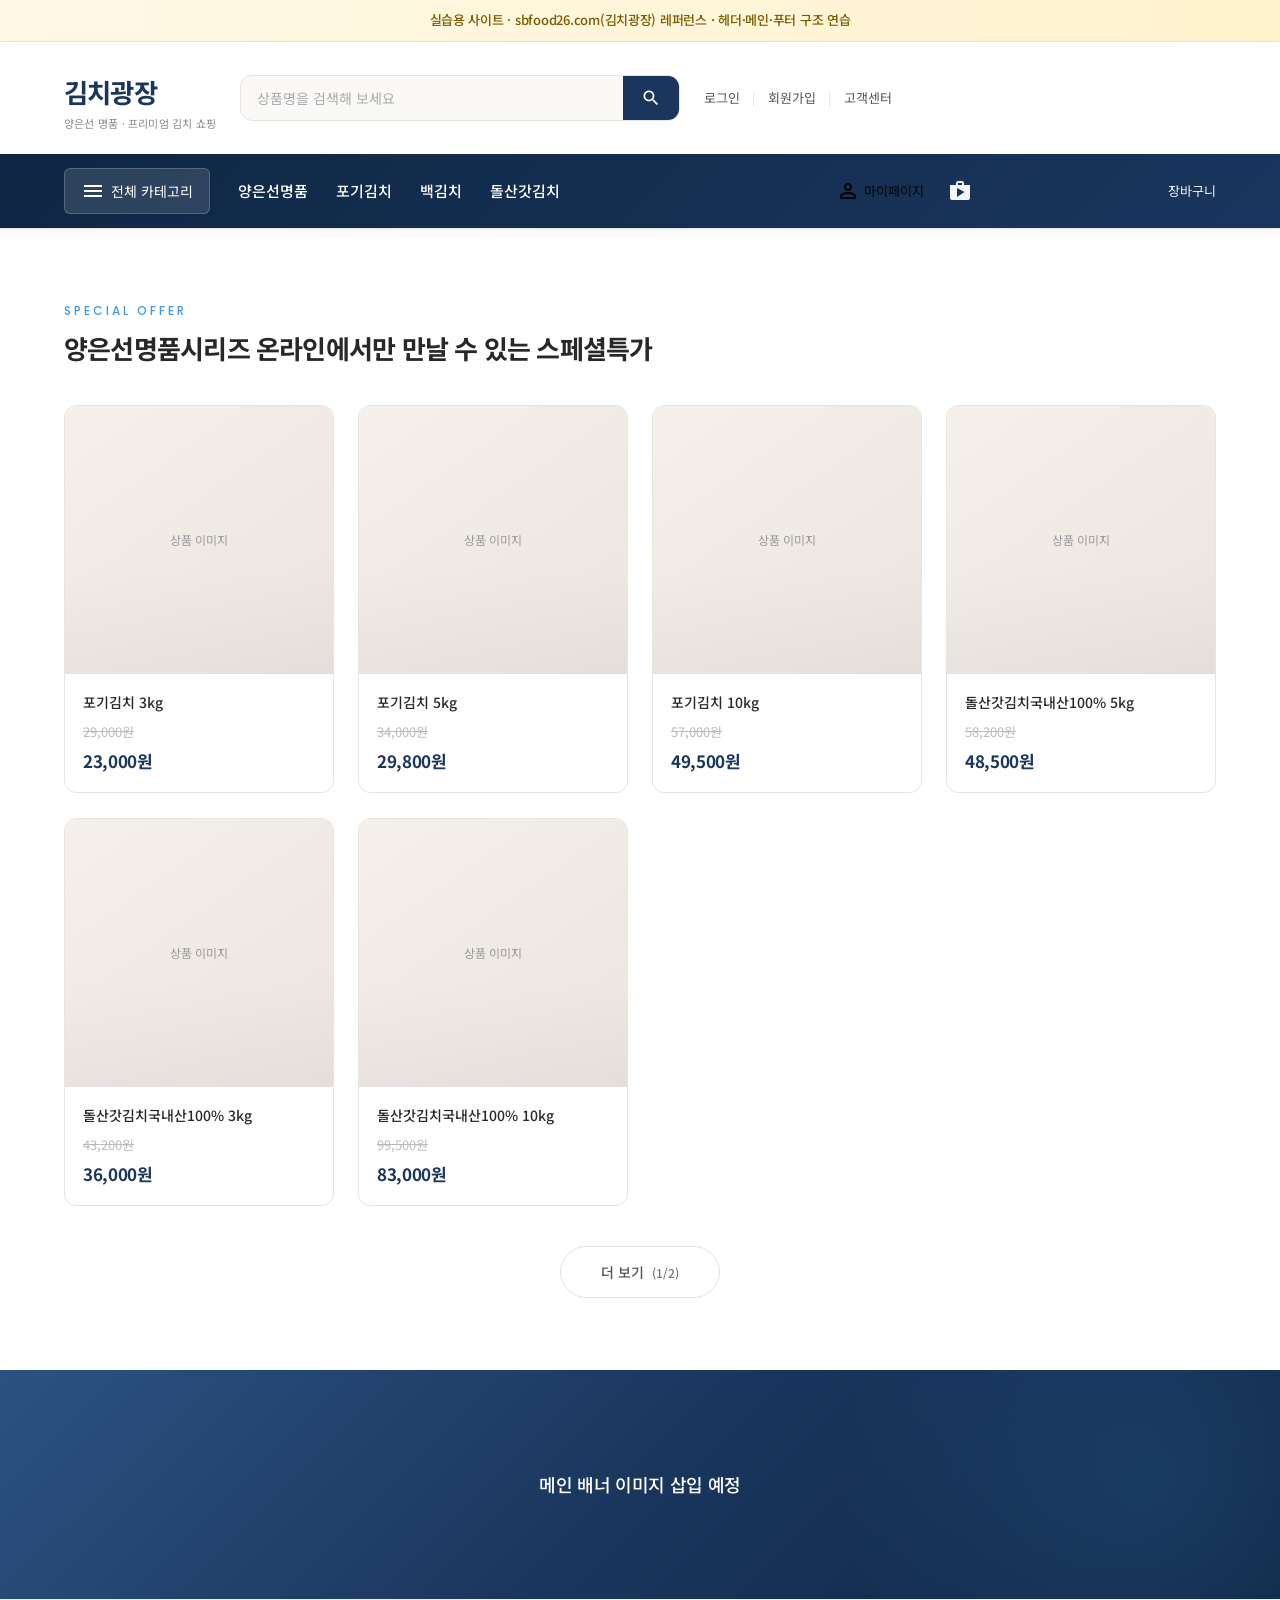
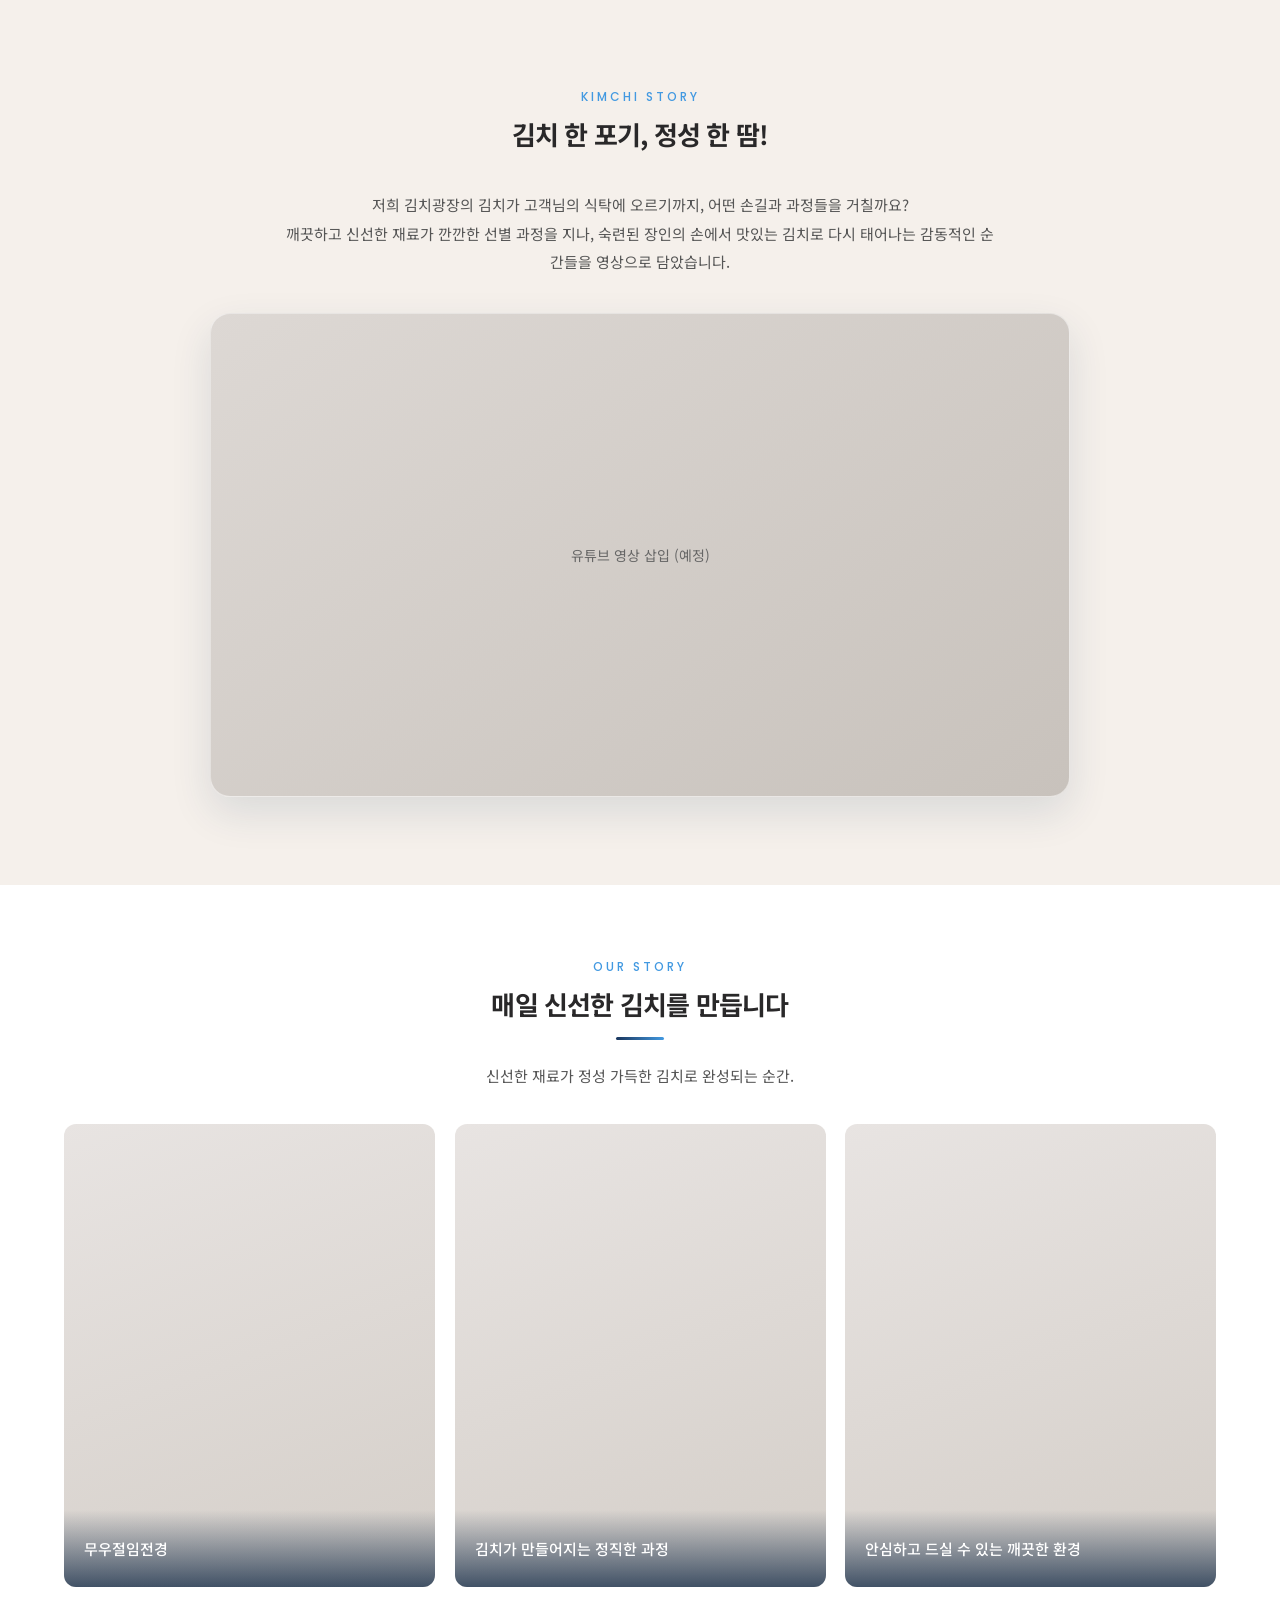
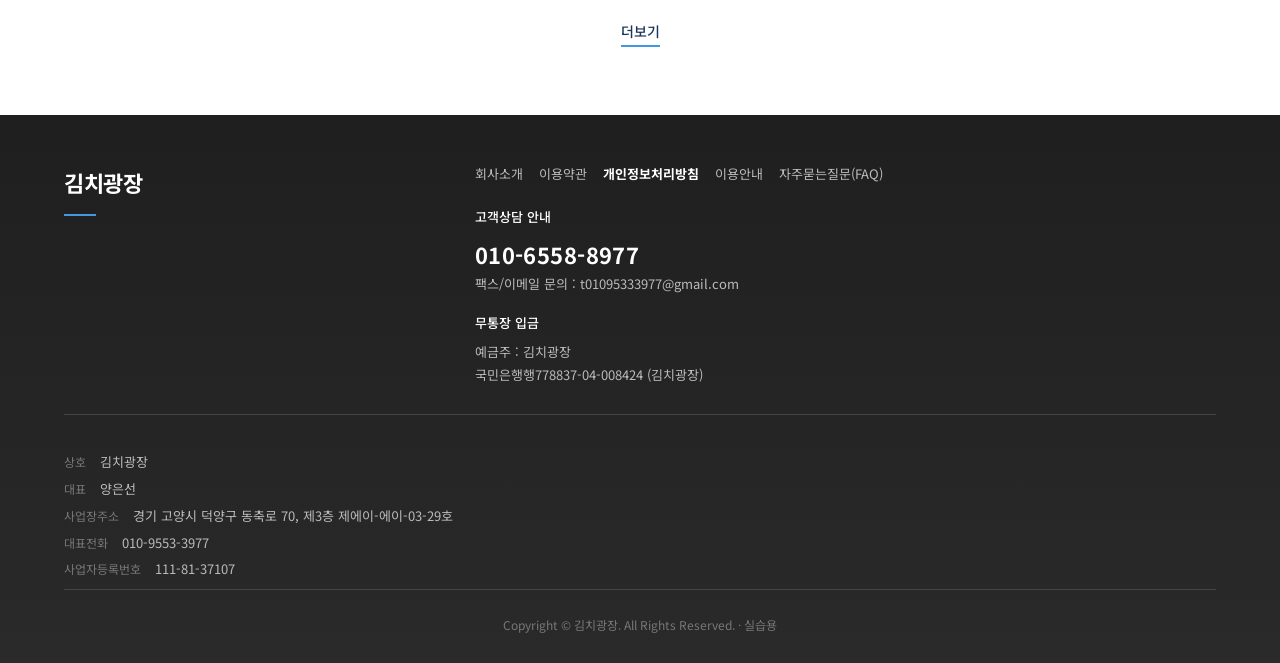
<file: index.html>
﻿<!DOCTYPE html>
<html lang="ko">
<head>
  <meta charset="UTF-8">
  <meta name="viewport" content="width=device-width, initial-scale=1.0, maximum-scale=5.0, user-scalable=yes">
  <meta name="description" content="[실습] 국내산 100% 명품 김치 쇼핑몰 - sbfood26.com 메인 구조 연습용">
  <meta name="format-detection" content="telephone=yes">
  <meta name="theme-color" content="#1a365d">
  <meta name="apple-mobile-web-app-capable" content="yes">
  <meta name="apple-mobile-web-app-status-bar-style" content="default">
  <title>[실습] 김치광장 - 양은선 명품 김치</title>

  <link rel="preconnect" href="https://fonts.googleapis.com">
  <link rel="preconnect" href="https://fonts.gstatic.com" crossorigin>
  <link href="https://fonts.googleapis.com/css2?family=Noto+Sans+KR:wght@400;500;700&family=Poppins:wght@400;500&display=swap" rel="stylesheet">
  <link href="https://fonts.googleapis.com/icon?family=Material+Icons" rel="stylesheet">

  <!-- 쇼핑몰 인테리어 디자인 (index.html과 같은 폴더) -->
  <link rel="stylesheet" href="style.css">
</head>
<body>

  <p class="practice-badge">
    실습용 사이트 · sbfood26.com(김치광장) 레퍼런스 · 헤더·메인·푸터 구조 연습
  </p>

  <div id="wrap">

    <header id="siteHeader">
      <div class="main-row">
        <div class="inner main-row-inner">
          <h1 class="logo">
            <a href="#">
              김치광장
              <small>양은선 명품 · 프리미엄 김치 쇼핑</small>
            </a>
          </h1>
          <div class="header-search">
            <form action="#" method="get">
              <input type="text" name="keyword" placeholder="상품명을 검색해 보세요" aria-label="검색">
              <button type="button" aria-label="검색">
                <span class="material-icons icon-search">search</span>
              </button>
            </form>
          </div>
          <div class="header-utils">
            <a href="#">로그인</a>
            <span class="util-sep">|</span>
            <a href="#">회원가입</a>
            <span class="util-sep">|</span>
            <a href="#">고객센터</a>
          </div>
        </div>
      </div>
      <div class="cat-row">
        <div class="cat-row-inner">
          <button class="btn-allcat" type="button">
            <span class="material-icons">menu</span>
            <span>전체 카테고리</span>
          </button>
          <nav class="nav-1depth" aria-label="주요 메뉴">
            <ul>
              <li><a href="#">양은선명품</a></li>
              <li><a href="#" class="point-red">포기김치</a></li>
              <li><a href="#">백김치</a></li>
              <li><a href="#">돌산갓김치</a></li>
            </ul>
          </nav>
          <div class="cat-icons">
            <a href="#" class="mypage-black"><span class="material-icons">person_outline</span> 마이페이지</a>
            <a href="#"><span class="material-icons">shopping_bag</span> 장바구니</a>
          </div>
        </div>
      </div>
    </header>

    <section class="section-product-main">
      <div class="inner">
        <div class="main-section-title">
          <span class="txt01">Special Offer</span>
          <span class="txt02">양은선명품시리즈 온라인에서만 만날 수 있는 스페셜특가</span>
        </div>
        <ul class="product-list grid4">
          <li class="product-card">
            <div class="thumbnail">상품 이미지</div>
            <div class="description">
              <a href="#" class="product-name">포기김치 3kg</a>
              <span class="price-original">29,000원</span>
              <span class="price-sale">23,000원</span>
            </div>
          </li>
          <li class="product-card">
            <div class="thumbnail">상품 이미지</div>
            <div class="description">
              <a href="#" class="product-name">포기김치 5kg</a>
              <span class="price-original">34,000원</span>
              <span class="price-sale">29,800원</span>
            </div>
          </li>
          <li class="product-card">
            <div class="thumbnail">상품 이미지</div>
            <div class="description">
              <a href="#" class="product-name">포기김치 10kg</a>
              <span class="price-original">57,000원</span>
              <span class="price-sale">49,500원</span>
            </div>
          </li>
          <li class="product-card">
            <div class="thumbnail">상품 이미지</div>
            <div class="description">
              <a href="#" class="product-name">돌산갓김치국내산100% 5kg</a>
              <span class="price-original">58,200원</span>
              <span class="price-sale">48,500원</span>
            </div>
          </li>
          <li class="product-card">
            <div class="thumbnail">상품 이미지</div>
            <div class="description">
              <a href="#" class="product-name">돌산갓김치국내산100% 3kg</a>
              <span class="price-original">43,200원</span>
              <span class="price-sale">36,000원</span>
            </div>
          </li>
          <li class="product-card">
            <div class="thumbnail">상품 이미지</div>
            <div class="description">
              <a href="#" class="product-name">돌산갓김치국내산100% 10kg</a>
              <span class="price-original">99,500원</span>
              <span class="price-sale">83,000원</span>
            </div>
          </li>
        </ul>
        <a href="#" class="btn-more">더 보기 <span class="page-info">(1/2)</span></a>
      </div>
    </section>

    <section class="section-banner">
      <div class="banner-placeholder">메인 배너 이미지 삽입 예정</div>
    </section>

    <section class="section-video">
      <div class="inner">
        <div class="main-section-title">
          <span class="txt01">KIMCHI STORY</span>
          <span class="txt02">김치 한 포기, 정성 한 땀!</span>
        </div>
        <p class="video-desc">
          저희 김치광장의 김치가 고객님의 식탁에 오르기까지, 어떤 손길과 과정들을 거칠까요?<br>
          깨끗하고 신선한 재료가 깐깐한 선별 과정을 지나, 숙련된 장인의 손에서 맛있는 김치로 다시 태어나는 감동적인 순간들을 영상으로 담았습니다.
        </p>
        <div class="video-wrap">유튜브 영상 삽입 (예정)</div>
      </div>
    </section>

    <section class="section-gallery">
      <div class="inner">
        <div class="main-section-title main-section-title--center">
          <span class="txt01">OUR STORY</span>
          <span class="txt02">매일 신선한 김치를 만듭니다</span>
        </div>
        <p>신선한 재료가 정성 가득한 김치로 완성되는 순간.</p>
        <div class="gallery-grid">
          <div class="gallery-item">
            <div class="gallery-caption"><span class="caption-txt">무우절임전경</span></div>
          </div>
          <div class="gallery-item">
            <div class="gallery-caption"><span class="caption-txt">김치가 만들어지는 정직한 과정</span></div>
          </div>
          <div class="gallery-item">
            <div class="gallery-caption"><span class="caption-txt">안심하고 드실 수 있는 깨끗한 환경</span></div>
          </div>
        </div>
        <div class="gallery-more"><a href="#">더보기</a></div>
      </div>
    </section>

    <footer>
      <div class="inner">
        <div class="footer-inner">
          <div class="footer-logo">김치광장</div>
          <div class="footer-left">
            <div class="footer-util">
              <ul>
                <li><a href="#">회사소개</a></li>
                <li><a href="#">이용약관</a></li>
                <li><a href="#"><strong>개인정보처리방침</strong></a></li>
                <li><a href="#">이용안내</a></li>
                <li><a href="#">자주묻는질문(FAQ)</a></li>
              </ul>
            </div>
            <div class="footer-cs">
              <span class="cs-title">고객상담 안내</span>
              <span class="cs-phone">010-6558-8977</span>
              <div class="cs-info"><div>팩스/이메일 문의 : t01095333977@gmail.com</div></div>
              <span class="cs-title">무통장 입금</span>
              <div class="cs-info">
                <div>예금주 : 김치광장</div>
                <div>국민은행행778837-04-008424 (김치광장)</div>
              </div>
            </div>
          </div>
        </div>
        <div class="footer-info">
          <div><span class="field">상호</span> 김치광장</div>
          <div><span class="field">대표</span> 양은선</div>
          <div><span class="field">사업장주소</span> 경기 고양시 덕양구 동축로 70, 제3층 제에이-에이-03-29호</div>
          <div><span class="field">대표전화</span> 010-9553-3977</div>
          <div><span class="field">사업자등록번호</span> 111-81-37107</div>
        </div>
        <div class="footer-copyright">Copyright © 김치광장. All Rights Reserved. · 실습용</div>
      </div>
    </footer>

  </div>

</body>
</html>
</file>
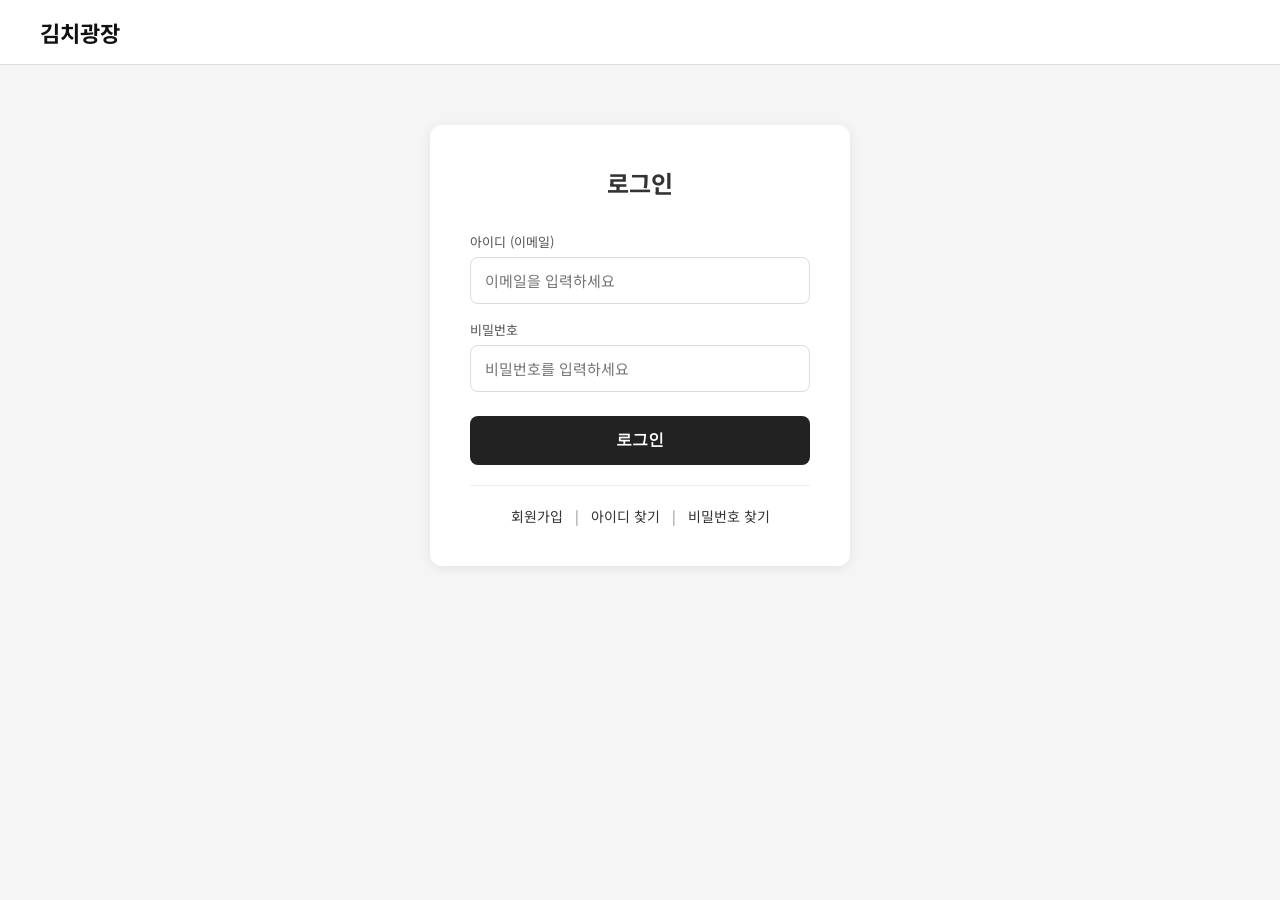
<file: login.html>
<!DOCTYPE html>
<html lang="ko">
<head>
  <meta charset="UTF-8">
  <meta name="viewport" content="width=device-width, initial-scale=1.0">
  <title>로그인 - 김치광장</title>
  <link href="https://fonts.googleapis.com/css2?family=Noto+Sans+KR:wght@400;500;700&display=swap" rel="stylesheet">
  <style>
    * { box-sizing: border-box; margin: 0; padding: 0; }
    body { font-family: 'Noto Sans KR', sans-serif; background: #f5f5f5; color: #333; }
    .header { background: #fff; padding: 16px 40px; border-bottom: 1px solid #ddd; }
    .header .logo { font-size: 22px; font-weight: 700; color: #111; text-decoration: none; display: inline-block; }

    .container {
      max-width: 420px;
      margin: 60px auto;
      background: #fff;
      border-radius: 12px;
      padding: 40px;
      box-shadow: 0 2px 12px rgba(0,0,0,0.08);
    }
    h1 { font-size: 24px; font-weight: 700; text-align: center; margin-bottom: 32px; }

    .form-group { margin-bottom: 16px; }
    .form-group label { display: block; font-size: 13px; color: #555; margin-bottom: 6px; }
    .form-group input {
      width: 100%; padding: 12px 14px;
      border: 1px solid #ddd; border-radius: 8px;
      font-size: 15px; font-family: 'Noto Sans KR', sans-serif;
    }
    .form-group input:focus { outline: none; border-color: #222; }

    .btn-login {
      width: 100%; padding: 14px;
      background: #222; color: #fff;
      font-size: 16px; font-weight: 700;
      border: none; border-radius: 8px;
      cursor: pointer; margin-top: 8px;
    }
    .btn-login:hover { background: #e63312; }

    .links {
      text-align: center;
      margin-top: 20px;
      font-size: 14px;
      color: #888;
    }
    .links a { color: #333; text-decoration: none; margin: 0 8px; }
    .links a:hover { text-decoration: underline; }

    .divider { border: none; border-top: 1px solid #eee; margin: 20px 0; }
  </style>
</head>
<body>

  <div class="header">
    <a href="index.html" class="logo">김치광장</a>
  </div>

  <div class="container">
    <h1>로그인</h1>

    <div class="form-group">
      <label>아이디 (이메일)</label>
      <input type="email" id="email" placeholder="이메일을 입력하세요">
    </div>
    <div class="form-group">
      <label>비밀번호</label>
      <input type="password" id="password" placeholder="비밀번호를 입력하세요">
    </div>

    <button class="btn-login" onclick="doLogin()">로그인</button>

    <hr class="divider">

    <div class="links">
      <a href="signup.html">회원가입</a>
      <span>|</span>
      <a href="#">아이디 찾기</a>
      <span>|</span>
      <a href="#">비밀번호 찾기</a>
    </div>
  </div>

  <script>
    function doLogin() {
      const email = document.getElementById('email').value.trim();
      const password = document.getElementById('password').value.trim();
      if (!email) { alert('이메일을 입력해주세요.'); return; }
      if (!password) { alert('비밀번호를 입력해주세요.'); return; }
      // 가상 로그인 처리
      localStorage.setItem('loggedIn', 'true');
      localStorage.setItem('userName', email.split('@')[0]);
      alert('로그인 되었습니다!');
      location.href = 'mypage.html';
    }
  </script>

</body>
</html>
</file>
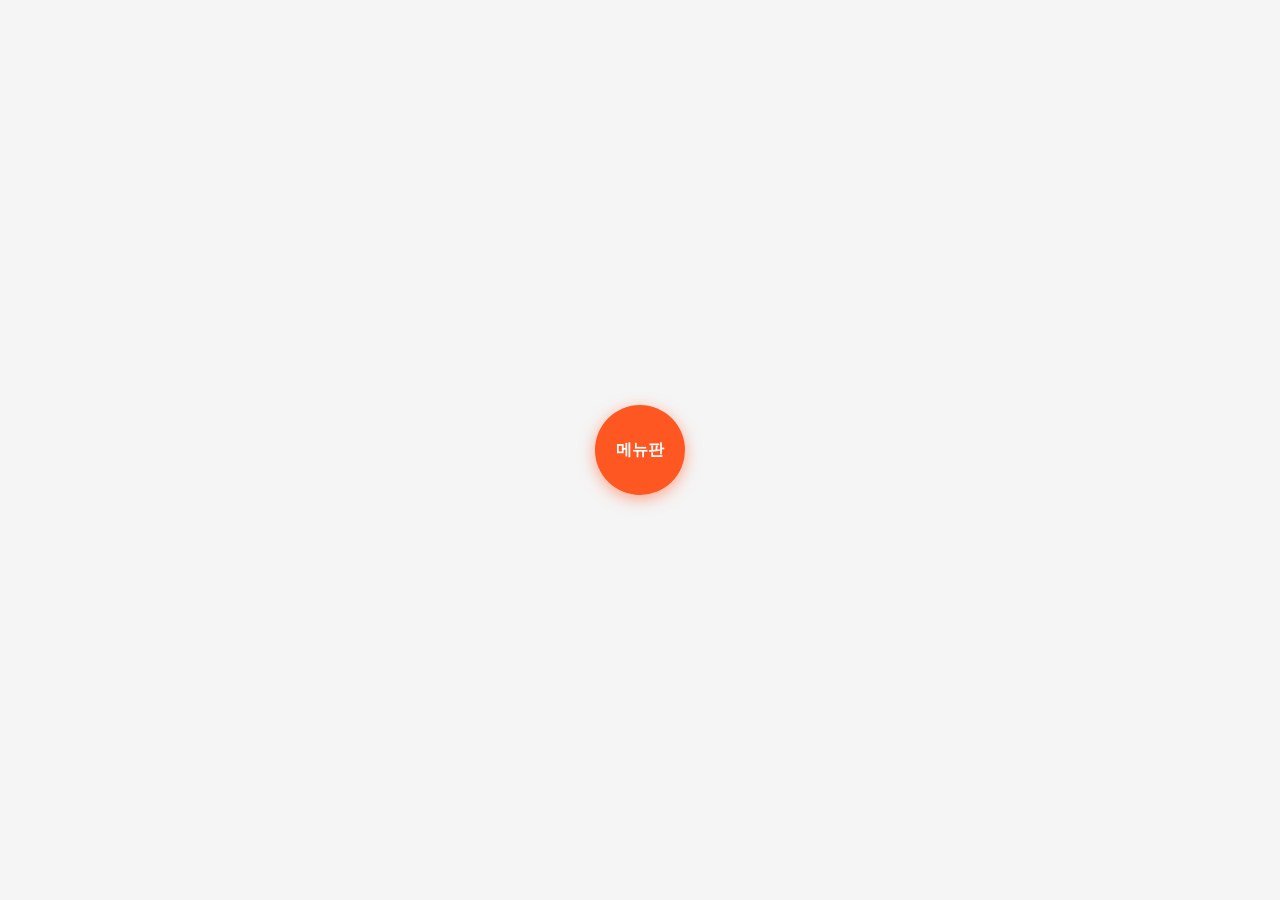
<file: menu.html>
<!DOCTYPE html>
<html lang="ko">
<head>
    <meta charset="UTF-8">
    <title>승빈푸드 원형 메뉴판 연습</title>
    <style>
        /* 화면 한가운데에 메뉴판을 배치합니다 */
        body {
            display: flex;
            justify-content: center;
            align-items: center;
            height: 100vh;
            background-color: #f5f5f5;
            margin: 0;
        }

        /* 메뉴판을 감싸는 전체 원형 틀 */
        .circle-menu-box {
            position: relative;
            width: 300px;
            height: 300px;
        }

        /* 한가운데에 있는 진짜 클릭 버튼 */
        .center-button {
            position: absolute;
            top: 50%;
            left: 50%;
            transform: translate(-50%, -50%) rotate(0deg);
            width: 90px;
            height: 90px;
            background-color: #ff5722;
            color: white;
            border-radius: 50%;
            display: flex;
            justify-content: center;
            align-items: center;
            font-weight: bold;
            cursor: pointer;
            box-shadow: 0 4px 15px rgba(255, 87, 34, 0.5);
            z-index: 10;
            user-select: none;
            transition: transform 0.4s ease, background-color 0.3s ease, box-shadow 0.3s ease;
        }

        /* 메뉴판 열렸을 때 중심 버튼 변화 */
        .center-button.open {
            transform: translate(-50%, -50%) rotate(45deg);
            background-color: #e64a19;
            box-shadow: 0 6px 20px rgba(255, 87, 34, 0.7);
        }

        /* 원형 안에 배치될 자잘한 메뉴들의 기본 위치 */
        .menu-item {
            position: absolute;
            width: 60px;
            height: 60px;
            background-color: #ffffff;
            border: 2px solid #ff5722;
            border-radius: 50%;
            display: flex;
            justify-content: center;
            align-items: center;
            font-size: 12px;
            font-weight: bold;
            box-shadow: 0 2px 8px rgba(0,0,0,0.15);
            cursor: pointer;
            /* 초기 상태: 가운데 위치, 투명, 스케일 0 */
            opacity: 0;
            pointer-events: none;
            transition:
                transform 0.45s cubic-bezier(0.34, 1.56, 0.64, 1),
                opacity   0.35s ease;
        }

        /* 호버 효과 */
        .menu-item:hover {
            background-color: #fff3e0;
            transform: translate(var(--tx), var(--ty)) scale(1.12) !important;
            box-shadow: 0 4px 14px rgba(255, 87, 34, 0.35);
        }

        /* 수학적인 각도를 계산해서 원형으로 둥글게 배치합니다 (시계방향) */
        /* 각 아이템의 최종 위치 */
        .item1 { top: 10px;  left: 120px; --tx: 0px;    --ty: -110px; } /* 12시 */
        .item2 { top: 120px; right: 10px; --tx: 110px;  --ty: 0px;   } /* 3시  */
        .item3 { bottom: 10px; left: 120px; --tx: 0px;  --ty: 110px; } /* 6시  */
        .item4 { top: 120px; left: 10px;  --tx: -110px; --ty: 0px;   } /* 9시  */

        /* 닫힌 상태: 각각 가운데로 수렴 */
        .item1 { transform: translate(0px,    110px)  scale(0.3); }
        .item2 { transform: translate(-110px, 0px)    scale(0.3); }
        .item3 { transform: translate(0px,    -110px) scale(0.3); }
        .item4 { transform: translate(110px,  0px)    scale(0.3); }

        /* 열린 상태: 제자리로 펼쳐짐 */
        .menu-item.open {
            opacity: 1;
            pointer-events: auto;
        }
        .item1.open { transform: translate(0,    0) scale(1); transition-delay: 0.00s; }
        .item2.open { transform: translate(0,    0) scale(1); transition-delay: 0.06s; }
        .item3.open { transform: translate(0,    0) scale(1); transition-delay: 0.12s; }
        .item4.open { transform: translate(0,    0) scale(1); transition-delay: 0.18s; }

        /* 배경 오버레이 (선택 클릭 시 닫힘) */
        .overlay {
            display: none;
            position: fixed;
            inset: 0;
            z-index: 1;
        }
        .overlay.open { display: block; }
    </style>
</head>
<body>

    <!-- 배경 클릭 시 메뉴 닫기용 오버레이 -->
    <div class="overlay" id="overlay"></div>

    <!-- 원형 메뉴판 구조 시작 -->
    <div class="circle-menu-box" style="z-index: 2; position: relative;">
        
        <!-- 한가운데 중심 버튼 -->
        <div class="center-button" id="centerBtn">메뉴판</div>
        
        <!-- 주변에 둘러싸인 카테고리 방들 -->
        <div class="menu-item item1">🥬 수산물 </div>
        <div class="menu-item item2">🛋 가구</div>
        <div class="menu-item item3">🐟 김치치</div>
        <div class="menu-item item4">👕 의류</div>
        
    </div>

    <script>
        const centerBtn  = document.getElementById('centerBtn');
        const overlay    = document.getElementById('overlay');
        const menuItems  = document.querySelectorAll('.menu-item');

        let isOpen = false;

        function openMenu() {
            isOpen = true;
            centerBtn.classList.add('open');
            overlay.classList.add('open');
            menuItems.forEach(item => item.classList.add('open'));
        }

        function closeMenu() {
            isOpen = false;
            centerBtn.classList.remove('open');
            overlay.classList.remove('open');
            menuItems.forEach(item => item.classList.remove('open'));
        }

        centerBtn.addEventListener('click', () => {
            isOpen ? closeMenu() : openMenu();
        });

        overlay.addEventListener('click', closeMenu);
    </script>

</body>
</html>
</file>
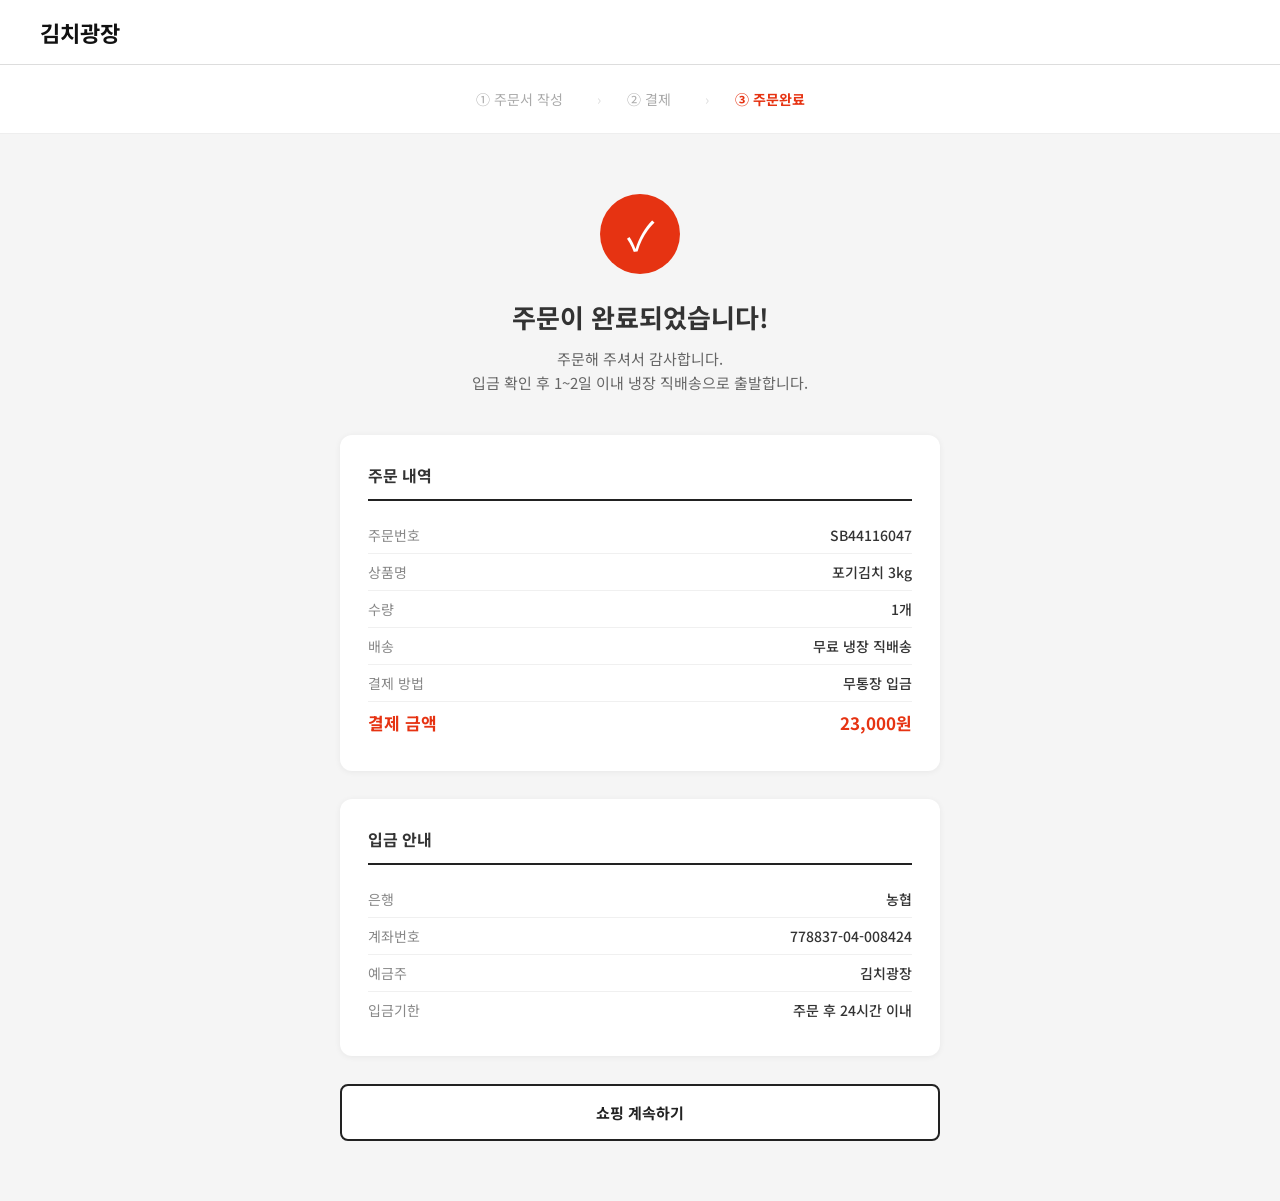
<file: order_complete.html>
<!DOCTYPE html>
<html lang="ko">
<head>
  <meta charset="UTF-8">
  <meta name="viewport" content="width=device-width, initial-scale=1.0">
  <title>주문완료 - 김치광장</title>
  <link href="https://fonts.googleapis.com/css2?family=Noto+Sans+KR:wght@400;500;700&display=swap" rel="stylesheet">
  <style>
    * { box-sizing: border-box; margin: 0; padding: 0; }
    body { font-family: 'Noto Sans KR', sans-serif; background: #f5f5f5; color: #333; }

    .header {
      background: #fff;
      padding: 16px 40px;
      border-bottom: 1px solid #ddd;
    }
    .header .logo { font-size: 22px; font-weight: 700; color: #111; }

    .step-bar {
      background: #fff;
      border-bottom: 1px solid #eee;
      padding: 16px 0;
      text-align: center;
    }
    .step-bar .steps { display: inline-flex; }
    .step {
      padding: 8px 32px;
      font-size: 14px;
      color: #aaa;
      position: relative;
    }
    .step.active { color: #e63312; font-weight: 700; }
    .step::after { content: '›'; position: absolute; right: -6px; color: #ddd; }
    .step:last-child::after { display: none; }

    .container {
      max-width: 600px;
      margin: 60px auto;
      text-align: center;
    }

    .check-icon {
      width: 80px;
      height: 80px;
      background: #e63312;
      border-radius: 50%;
      display: flex;
      align-items: center;
      justify-content: center;
      margin: 0 auto 24px;
      font-size: 40px;
      color: #fff;
    }

    h1 { font-size: 26px; font-weight: 700; margin-bottom: 12px; }
    .sub { font-size: 15px; color: #666; margin-bottom: 40px; line-height: 1.6; }

    .order-box {
      background: #fff;
      border-radius: 12px;
      padding: 28px;
      box-shadow: 0 1px 6px rgba(0,0,0,0.06);
      text-align: left;
      margin-bottom: 28px;
    }
    .order-box h2 { font-size: 16px; font-weight: 700; margin-bottom: 16px; padding-bottom: 12px; border-bottom: 2px solid #222; }

    .order-row {
      display: flex;
      justify-content: space-between;
      padding: 8px 0;
      font-size: 14px;
      border-bottom: 1px solid #f0f0f0;
    }
    .order-row:last-child { border-bottom: none; }
    .order-row span:first-child { color: #888; }
    .order-row span:last-child { font-weight: 500; }
    .order-row.total span { font-size: 17px; font-weight: 700; color: #e63312; }

    .btn-wrap { display: flex; gap: 12px; }
    .btn-home {
      flex: 1; padding: 16px;
      background: #fff; border: 2px solid #222;
      font-size: 15px; font-weight: 700;
      border-radius: 8px; cursor: pointer;
      text-decoration: none; color: #222;
      display: block; text-align: center;
    }
    .btn-home:hover { background: #f5f5f5; }
  </style>
</head>
<body>

  <div class="header">
    <span class="logo">김치광장</span>
  </div>

  <div class="step-bar">
    <div class="steps">
      <div class="step">① 주문서 작성</div>
      <div class="step">② 결제</div>
      <div class="step active">③ 주문완료</div>
    </div>
  </div>

  <div class="container">

    <div class="check-icon">✓</div>
    <h1>주문이 완료되었습니다!</h1>
    <p class="sub">
      주문해 주셔서 감사합니다.<br>
      입금 확인 후 1~2일 이내 냉장 직배송으로 출발합니다.
    </p>

    <div class="order-box">
      <h2>주문 내역</h2>
      <div class="order-row">
        <span>주문번호</span>
        <span id="orderNum"></span>
      </div>
      <div class="order-row">
        <span>상품명</span>
        <span>포기김치 3kg</span>
      </div>
      <div class="order-row">
        <span>수량</span>
        <span>1개</span>
      </div>
      <div class="order-row">
        <span>배송</span>
        <span>무료 냉장 직배송</span>
      </div>
      <div class="order-row">
        <span>결제 방법</span>
        <span>무통장 입금</span>
      </div>
      <div class="order-row total">
        <span>결제 금액</span>
        <span>23,000원</span>
      </div>
    </div>

    <div class="order-box">
      <h2>입금 안내</h2>
      <div class="order-row">
        <span>은행</span>
        <span>농협</span>
      </div>
      <div class="order-row">
        <span>계좌번호</span>
        <span>778837-04-008424</span>
      </div>
      <div class="order-row">
        <span>예금주</span>
        <span>김치광장</span>
      </div>
      <div class="order-row">
        <span>입금기한</span>
        <span>주문 후 24시간 이내</span>
      </div>
    </div>

    <div class="btn-wrap">
      <a href="index.html" class="btn-home">쇼핑 계속하기</a>
    </div>

  </div>

  <script>
    // 랜덤 주문번호 생성
    const orderNum = 'SB' + Date.now().toString().slice(-8);
    document.getElementById('orderNum').textContent = orderNum;
  </script>

</body>
</html>
</file>
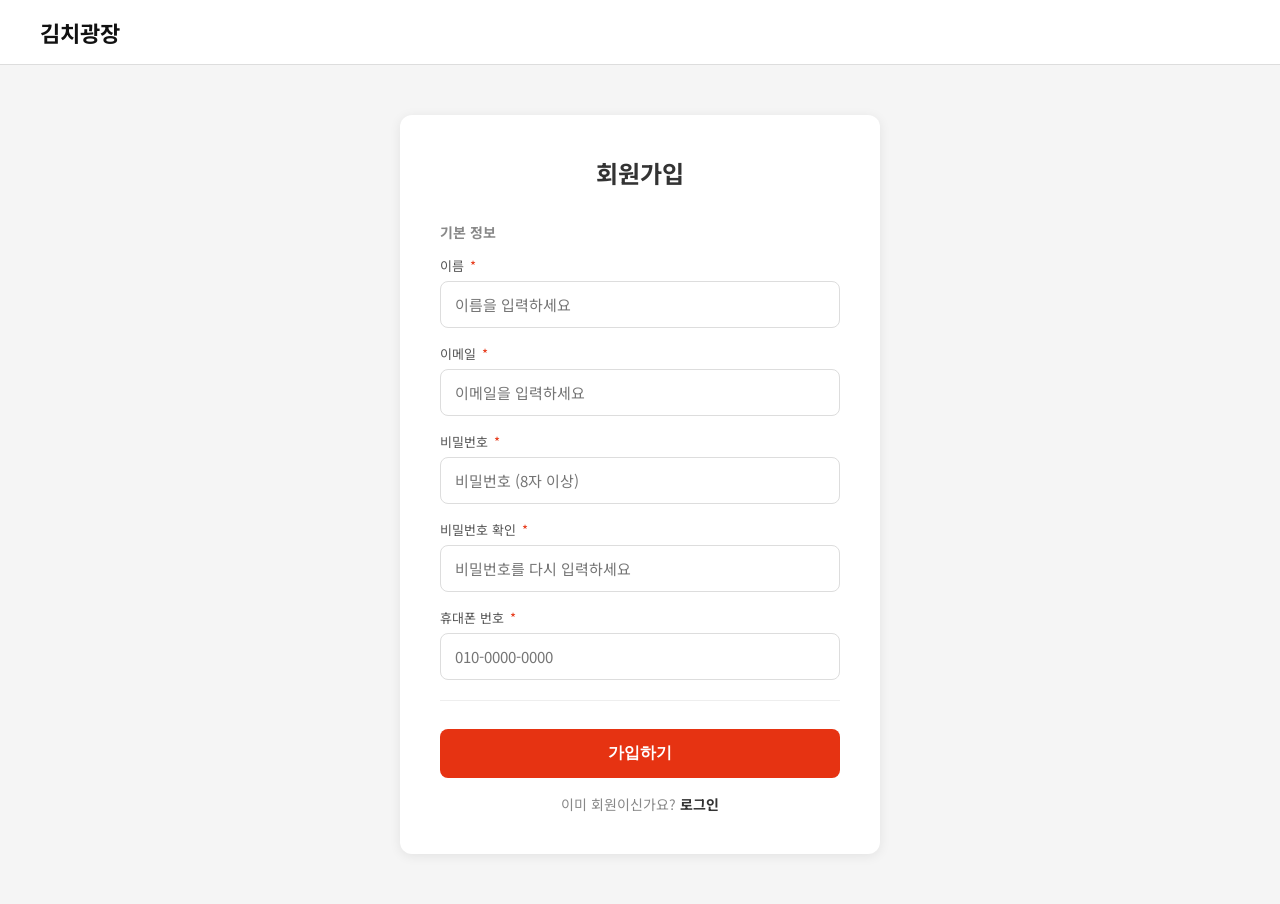
<file: signup.html>
<!DOCTYPE html>
<html lang="ko">
<head>
  <meta charset="UTF-8">
  <meta name="viewport" content="width=device-width, initial-scale=1.0">
  <title>회원가입 - 김치광장</title>
  <link href="https://fonts.googleapis.com/css2?family=Noto+Sans+KR:wght@400;500;700&display=swap" rel="stylesheet">
  <style>
    * { box-sizing: border-box; margin: 0; padding: 0; }
    body { font-family: 'Noto Sans KR', sans-serif; background: #f5f5f5; color: #333; }
    .header { background: #fff; padding: 16px 40px; border-bottom: 1px solid #ddd; }
    .header .logo { font-size: 22px; font-weight: 700; color: #111; text-decoration: none; display: inline-block; }

    .container {
      max-width: 480px;
      margin: 50px auto;
      background: #fff;
      border-radius: 12px;
      padding: 40px;
      box-shadow: 0 2px 12px rgba(0,0,0,0.08);
    }
    h1 { font-size: 24px; font-weight: 700; text-align: center; margin-bottom: 32px; }

    .form-group { margin-bottom: 16px; }
    .form-group label { display: block; font-size: 13px; color: #555; margin-bottom: 6px; }
    .form-group label .required { color: #e63312; margin-left: 2px; }
    .form-group input, .form-group select {
      width: 100%; padding: 12px 14px;
      border: 1px solid #ddd; border-radius: 8px;
      font-size: 15px; font-family: 'Noto Sans KR', sans-serif;
    }
    .form-group input:focus, .form-group select:focus { outline: none; border-color: #222; }

    .btn-signup {
      width: 100%; padding: 14px;
      background: #e63312; color: #fff;
      font-size: 16px; font-weight: 700;
      border: none; border-radius: 8px;
      cursor: pointer; margin-top: 8px;
    }
    .btn-signup:hover { background: #c52a0e; }

    .login-link {
      text-align: center;
      margin-top: 16px;
      font-size: 14px;
      color: #888;
    }
    .login-link a { color: #333; font-weight: 700; text-decoration: none; }

    .divider { border: none; border-top: 1px solid #eee; margin: 20px 0; }
    .section-title { font-size: 14px; font-weight: 700; color: #888; margin-bottom: 14px; margin-top: 24px; }
  </style>
</head>
<body>

  <div class="header">
    <a href="index.html" class="logo">김치광장</a>
  </div>

  <div class="container">
    <h1>회원가입</h1>

    <div class="section-title">기본 정보</div>
    <div class="form-group">
      <label>이름 <span class="required">*</span></label>
      <input type="text" id="name" placeholder="이름을 입력하세요">
    </div>
    <div class="form-group">
      <label>이메일 <span class="required">*</span></label>
      <input type="email" id="email" placeholder="이메일을 입력하세요">
    </div>
    <div class="form-group">
      <label>비밀번호 <span class="required">*</span></label>
      <input type="password" id="password" placeholder="비밀번호 (8자 이상)">
    </div>
    <div class="form-group">
      <label>비밀번호 확인 <span class="required">*</span></label>
      <input type="password" id="password2" placeholder="비밀번호를 다시 입력하세요">
    </div>
    <div class="form-group">
      <label>휴대폰 번호 <span class="required">*</span></label>
      <input type="tel" id="phone" placeholder="010-0000-0000">
    </div>

    <hr class="divider">

    <button class="btn-signup" onclick="doSignup()">가입하기</button>

    <div class="login-link">
      이미 회원이신가요? <a href="login.html">로그인</a>
    </div>
  </div>

  <script>
    function doSignup() {
      const name = document.getElementById('name').value.trim();
      const email = document.getElementById('email').value.trim();
      const password = document.getElementById('password').value;
      const password2 = document.getElementById('password2').value;
      const phone = document.getElementById('phone').value.trim();

      if (!name) { alert('이름을 입력해주세요.'); return; }
      if (!email) { alert('이메일을 입력해주세요.'); return; }
      if (password.length < 8) { alert('비밀번호는 8자 이상이어야 합니다.'); return; }
      if (password !== password2) { alert('비밀번호가 일치하지 않습니다.'); return; }
      if (!phone) { alert('휴대폰 번호를 입력해주세요.'); return; }

      localStorage.setItem('loggedIn', 'true');
      localStorage.setItem('userName', name);
      alert(name + '님, 회원가입이 완료되었습니다!');
      location.href = 'mypage.html';
    }
  </script>

</body>
</html>
</file>
<file: style.css>
/* ============================================================
   김치광장 쇼핑몰 — style.css (인테리어 디자인)
   index.html의 클래스명과 1:1 호환
   ============================================================ */


/* ------------------------------------------------------------
   1. 디자인 토큰 (색·간격·그림자)
   ------------------------------------------------------------ */
:root {
  /* 브랜드 컬러 (네이비 블루 계열) */
  --color-primary: #1a365d;
  --color-primary-dark: #0f2744;
  --color-primary-light: #2c5282;
  --color-accent: #4299e1;

  /* 텍스트·배경 */
  --color-text: #292829;
  --color-muted: #888;
  --color-bg: #faf9f7;
  --color-bg-warm: #f5f0eb;
  --color-white: #fff;
  --color-border: #e8e4e0;

  /* 레이아웃 */
  --max-width: 1200px;
  --radius-sm: 6px;
  --radius-md: 12px;
  --radius-lg: 20px;

  /* 그림자 */
  --shadow-sm: 0 2px 8px rgba(26, 54, 93, 0.06);
  --shadow-md: 0 8px 24px rgba(26, 54, 93, 0.1);
  --shadow-lg: 0 16px 40px rgba(26, 54, 93, 0.12);

  /* 애니메이션 */
  --ease: cubic-bezier(0.4, 0, 0.2, 1);
  --duration: 0.25s;
}


/* ------------------------------------------------------------
   2. 기본 초기화 & 페이지 공통
   ------------------------------------------------------------ */
*,
*::before,
*::after {
  box-sizing: border-box;
  margin: 0;
  padding: 0;
}

html {
  scroll-behavior: smooth;
  /* 모바일 스크롤 개선 */
  -webkit-overflow-scrolling: touch;
}

body {
  font-family: "Noto Sans KR", "Malgun Gothic", sans-serif;
  font-size: 15px;
  line-height: 1.6;
  color: var(--color-text);
  background: var(--color-bg);
  -webkit-font-smoothing: antialiased;
  -moz-osx-font-smoothing: grayscale;
  /* 모바일 터치 반응 개선 */
  -webkit-tap-highlight-color: transparent;
  /* 텍스트 선택 방지 (필요시) */
  -webkit-touch-callout: none;
}

a {
  color: inherit;
  text-decoration: none;
  transition: color var(--duration) var(--ease);
  /* 터치 영역 확장 */
  -webkit-tap-highlight-color: rgba(0, 0, 0, 0.05);
}

ul {
  list-style: none;
}

img {
  max-width: 100%;
  height: auto;
  display: block;
  /* 이미지 로딩 개선 */
  image-rendering: -webkit-optimize-contrast;
}

button {
  /* 버튼 터치 개선 */
  -webkit-tap-highlight-color: transparent;
  touch-action: manipulation;
}

/* 공통 컨테이너 */
.inner {
  max-width: var(--max-width);
  margin: 0 auto;
  padding: 0 24px;
}

/* 성능 최적화: GPU 가속 */
.product-card,
.gallery-item,
.menu-item {
  will-change: transform;
  transform: translateZ(0);
  backface-visibility: hidden;
}


/* ------------------------------------------------------------
   3. 실습 안내 띠
   ------------------------------------------------------------ */
.practice-badge {
  background: linear-gradient(90deg, #fff8e6, #fff3cd);
  color: #7a5c00;
  text-align: center;
  padding: 10px 16px;
  font-size: 13px;
  font-weight: 500;
  letter-spacing: -0.02em;
  border-bottom: 1px solid #f0e6c8;
}


/* ------------------------------------------------------------
   4. 헤더 — 로고 · 검색 · 유틸
   ------------------------------------------------------------ */
#siteHeader {
  background: var(--color-white);
  border-bottom: 1px solid var(--color-border);
  box-shadow: var(--shadow-sm);
  position: sticky;
  top: 0;
  z-index: 100;
}

.main-row {
  padding: 24px 0;
}

.main-row-inner {
  display: flex;
  align-items: center;
  gap: 24px;
  flex-wrap: wrap;
}

/* 로고 */
.logo a {
  font-size: 1.65rem;
  font-weight: 700;
  color: var(--color-primary);
  letter-spacing: -0.03em;
  line-height: 1.3;
}

.logo a:hover {
  color: var(--color-primary-light);
}

.logo small {
  display: block;
  font-size: 11px;
  font-weight: 400;
  color: var(--color-muted);
  letter-spacing: 0.02em;
  margin-top: 2px;
}

/* 검색창 */
.header-search {
  flex: 1;
  min-width: 220px;
  max-width: 440px;
}

.header-search form {
  display: flex;
  border: 1px solid var(--color-border);
  border-radius: var(--radius-md);
  overflow: hidden;
  background: var(--color-bg);
  transition: border-color var(--duration) var(--ease),
              box-shadow var(--duration) var(--ease);
}

.header-search form:focus-within {
  border-color: var(--color-primary-light);
  box-shadow: 0 0 0 3px rgba(26, 54, 93, 0.08);
  background: var(--color-white);
}

.header-search input {
  flex: 1;
  border: none;
  background: transparent;
  padding: 12px 16px;
  font-size: 14px;
  font-family: inherit;
  outline: none;
}

.header-search input::placeholder {
  color: #aaa;
}

.header-search button {
  border: none;
  background: var(--color-primary);
  color: var(--color-white);
  padding: 0 18px;
  cursor: pointer;
  transition: background var(--duration) var(--ease);
}

.header-search button:hover {
  background: var(--color-primary-dark);
}

.icon-search {
  font-size: 20px;
  vertical-align: middle;
}

/* 로그인 · 회원가입 */
.header-utils {
  font-size: 13px;
  color: #555;
}

.header-utils a:hover {
  color: var(--color-primary);
}

.util-sep {
  margin: 0 8px;
  color: #ddd;
}


/* ------------------------------------------------------------
   5. 헤더 — 카테고리 네비게이션
   ------------------------------------------------------------ */
.cat-row {
  background: linear-gradient(135deg, var(--color-primary-dark), var(--color-primary));
  color: var(--color-white);
}

.cat-row-inner {
  display: flex;
  align-items: center;
  gap: 28px;
  padding: 14px 24px;
  max-width: var(--max-width);
  margin: 0 auto;
}

.btn-allcat {
  display: flex;
  align-items: center;
  gap: 6px;
  background: rgba(255, 255, 255, 0.12);
  border: 1px solid rgba(255, 255, 255, 0.2);
  color: var(--color-white);
  padding: 10px 16px;
  border-radius: var(--radius-sm);
  cursor: pointer;
  font-size: 14px;
  font-family: inherit;
  transition: background var(--duration) var(--ease);
}

.btn-allcat:hover {
  background: rgba(255, 255, 255, 0.22);
}

.nav-1depth ul {
  display: flex;
  flex-wrap: wrap;
  gap: 8px 28px;
}

.nav-1depth a {
  font-weight: 500;
  font-size: 15px;
  padding: 4px 0;
  position: relative;
}

.nav-1depth a::after {
  content: "";
  position: absolute;
  left: 0;
  bottom: 0;
  width: 0;
  height: 2px;
  background: var(--color-accent);
  transition: width var(--duration) var(--ease);
}

.nav-1depth a:hover::after {
  width: 100%;
}

.cat-icons {
  margin-left: auto;
  display: flex;
  gap: 24px;
  font-size: 13px;
}

.cat-icons a {
  display: flex;
  align-items: center;
  gap: 4px;
  opacity: 0.95;
}

.cat-icons a:hover {
  opacity: 1;
}


/* ------------------------------------------------------------
   6. 섹션 제목 (상품 · 영상 · 갤러리 공통)
   ------------------------------------------------------------ */
.main-section-title {
  margin-bottom: 40px;
}

.main-section-title--center {
  text-align: center;
}

.main-section-title .txt01 {
  font-family: Poppins, sans-serif;
  font-size: 12px;
  font-weight: 500;
  color: var(--color-accent);
  letter-spacing: 3px;
  text-transform: uppercase;
  display: block;
  margin-bottom: 10px;
}

.main-section-title .txt02 {
  font-size: 26px;
  font-weight: 700;
  letter-spacing: -0.03em;
  line-height: 1.35;
  color: var(--color-text);
}

.main-section-title--center .txt02::after {
  content: "";
  display: block;
  width: 48px;
  height: 3px;
  background: linear-gradient(90deg, var(--color-primary), var(--color-accent));
  margin: 16px auto 0;
  border-radius: 2px;
}


/* ------------------------------------------------------------
   7. 상품 목록
   ------------------------------------------------------------ */
.section-product-main {
  padding: 72px 0;
  background: var(--color-white);
}

.product-list.grid4 {
  display: grid;
  grid-template-columns: repeat(4, 1fr);
  gap: 24px;
}

.product-card {
  border: 1px solid var(--color-border);
  border-radius: var(--radius-md);
  background: var(--color-white);
  overflow: hidden;
  transition: transform var(--duration) var(--ease),
              box-shadow var(--duration) var(--ease);
}

.product-card:hover {
  transform: translateY(-4px);
  box-shadow: var(--shadow-md);
  border-color: transparent;
}

.product-card .thumbnail {
  aspect-ratio: 1;
  background: linear-gradient(145deg, var(--color-bg-warm), #ebe4df);
  display: flex;
  align-items: center;
  justify-content: center;
  color: #999;
  font-size: 12px;
  position: relative;
  overflow: hidden;
}

.product-card .thumbnail::before {
  content: "";
  position: absolute;
  inset: 0;
  background: linear-gradient(
    to bottom,
    transparent 60%,
    rgba(26, 54, 93, 0.03)
  );
}

.product-card .description {
  padding: 18px;
}

.product-name {
  display: block;
  font-size: 14px;
  margin-bottom: 10px;
  font-weight: 500;
  line-height: 1.45;
  transition: color var(--duration) var(--ease);
}

.product-card:hover .product-name {
  color: var(--color-primary);
}

.price-original {
  display: block;
  font-size: 13px;
  color: #bbb;
  text-decoration: line-through;
  margin-bottom: 4px;
}

.price-sale {
  font-size: 17px;
  font-weight: 700;
  color: var(--color-primary);
  letter-spacing: -0.02em;
}

.btn-more {
  display: flex;
  align-items: center;
  justify-content: center;
  gap: 8px;
  margin: 40px auto 0;
  padding: 14px 40px;
  border: 1px solid var(--color-border);
  border-radius: 999px;
  font-size: 14px;
  font-weight: 500;
  color: #555;
  width: fit-content;
  background: var(--color-white);
  transition: background var(--duration) var(--ease),
              color var(--duration) var(--ease),
              border-color var(--duration) var(--ease),
              box-shadow var(--duration) var(--ease);
}

.btn-more:hover {
  background: var(--color-primary);
  color: var(--color-white);
  border-color: var(--color-primary);
  box-shadow: var(--shadow-sm);
}

.btn-more .page-info {
  font-size: 12px;
  opacity: 0.8;
}


/* ------------------------------------------------------------
   8. 메인 배너
   ------------------------------------------------------------ */
.section-banner .banner-placeholder {
  background: linear-gradient(
    135deg,
    var(--color-primary-light) 0%,
    var(--color-primary) 50%,
    var(--color-primary-dark) 100%
  );
  color: var(--color-white);
  text-align: center;
  padding: 100px 24px;
  font-size: 18px;
  font-weight: 500;
  letter-spacing: -0.02em;
  position: relative;
  overflow: hidden;
}

.section-banner .banner-placeholder::before {
  content: "";
  position: absolute;
  top: -50%;
  right: -20%;
  width: 60%;
  height: 200%;
  background: radial-gradient(
    circle,
    rgba(66, 153, 225, 0.15) 0%,
    transparent 70%
  );
  pointer-events: none;
}


/* ------------------------------------------------------------
   9. KIMCHI STORY 영상 섹션
   ------------------------------------------------------------ */
.section-video {
  padding: 88px 0;
  background: var(--color-bg-warm);
  text-align: center;
}

.video-desc {
  font-size: 15px;
  color: #555;
  line-height: 1.9;
  margin-bottom: 36px;
  max-width: 720px;
  margin-left: auto;
  margin-right: auto;
}

.video-wrap {
  max-width: 860px;
  margin: 0 auto;
  aspect-ratio: 16 / 9;
  background: linear-gradient(145deg, #ddd8d4, #c8c2bc);
  border-radius: var(--radius-lg);
  display: flex;
  align-items: center;
  justify-content: center;
  color: #666;
  font-size: 14px;
  box-shadow: var(--shadow-lg);
  border: 1px solid rgba(255, 255, 255, 0.5);
}


/* ------------------------------------------------------------
   10. OUR STORY 갤러리
   ------------------------------------------------------------ */
.section-gallery {
  padding: 72px 0;
  background: var(--color-white);
}

.section-gallery > .inner > p {
  text-align: center;
  font-size: 15px;
  color: #555;
  margin-bottom: 36px;
  margin-top: -16px;
}

.gallery-grid {
  display: grid;
  grid-template-columns: repeat(3, 1fr);
  gap: 20px;
}

.gallery-item {
  position: relative;
  aspect-ratio: 4 / 5;
  background: linear-gradient(160deg, #e8e4e2, #d4cec8);
  border-radius: var(--radius-md);
  overflow: hidden;
  display: flex;
  align-items: flex-end;
  transition: transform var(--duration) var(--ease);
}

.gallery-item:hover {
  transform: scale(1.02);
}

.gallery-caption {
  width: 100%;
  padding: 28px 20px;
  background: linear-gradient(to top, rgba(15, 39, 68, 0.75), transparent);
  color: var(--color-white);
  font-size: 15px;
  font-weight: 500;
  line-height: 1.4;
}

.gallery-more {
  text-align: center;
  margin-top: 32px;
}

.gallery-more a {
  font-size: 14px;
  font-weight: 500;
  color: var(--color-primary);
  border-bottom: 2px solid var(--color-accent);
  padding-bottom: 4px;
  transition: color var(--duration) var(--ease);
}

.gallery-more a:hover {
  color: var(--color-primary-dark);
}


/* ------------------------------------------------------------
   11. 푸터
   ------------------------------------------------------------ */
footer {
  background: linear-gradient(180deg, #1f1f1f, #2a2a2a);
  color: #bbb;
  padding: 48px 0 28px;
  font-size: 13px;
  line-height: 1.75;
}

.footer-inner {
  display: grid;
  grid-template-columns: 1fr 2fr;
  gap: 40px;
  margin-bottom: 28px;
  padding-bottom: 28px;
  border-bottom: 1px solid #444;
}

.footer-logo {
  font-weight: 700;
  color: var(--color-white);
  font-size: 22px;
  letter-spacing: -0.02em;
}

.footer-logo::after {
  content: "";
  display: block;
  width: 32px;
  height: 2px;
  background: var(--color-accent);
  margin-top: 12px;
}

.footer-util ul {
  display: flex;
  flex-wrap: wrap;
  gap: 8px 16px;
  margin-bottom: 20px;
}

.footer-util a:hover {
  color: var(--color-white);
}

.footer-util strong {
  color: var(--color-white);
}

.cs-title {
  display: block;
  color: var(--color-white);
  font-weight: 500;
  font-size: 13px;
  margin-top: 16px;
  margin-bottom: 6px;
}

.cs-title:first-of-type {
  margin-top: 0;
}

.cs-phone {
  font-size: 22px;
  color: var(--color-white);
  font-weight: 700;
  letter-spacing: 0.02em;
}

.footer-info {
  padding-top: 8px;
}

.footer-info .field {
  color: #777;
  margin-right: 10px;
  font-size: 12px;
}

.footer-info > div {
  margin-bottom: 4px;
}

.footer-copyright {
  text-align: center;
  padding-top: 24px;
  border-top: 1px solid #444;
  font-size: 12px;
  color: #777;
  margin-top: 8px;
}


/* ------------------------------------------------------------
   12. 반응형 (태블릿 · 모바일)
   ------------------------------------------------------------ */

/* 터치 디바이스 최적화 */
@media (hover: none) and (pointer: coarse) {
  /* 터치 영역 확대 */
  .header-utils a,
  .cat-icons a,
  .nav-1depth a,
  .btn-allcat {
    min-height: 44px;
    display: inline-flex;
    align-items: center;
    padding: 8px 12px;
  }

  .product-card {
    cursor: pointer;
  }

  /* 호버 효과 제거 (터치에서는 불필요) */
  .product-card:hover {
    transform: none;
  }

  /* 탭할 때만 효과 */
  .product-card:active {
    transform: scale(0.98);
    transition: transform 0.1s;
  }
}

/* 태블릿 (900px 이하) */
@media (max-width: 900px) {
  .inner {
    padding: 0 20px;
  }

  .product-list.grid4 {
    grid-template-columns: repeat(2, 1fr);
    gap: 16px;
  }

  .gallery-grid {
    grid-template-columns: repeat(2, 1fr);
    gap: 16px;
  }

  .footer-inner {
    grid-template-columns: 1fr;
    gap: 28px;
  }

  .main-section-title .txt02 {
    font-size: 22px;
  }

  .cat-icons {
    margin-left: 0;
    width: 100%;
    justify-content: flex-end;
  }

  .section-video {
    padding: 64px 0;
  }
}

/* 모바일 (600px 이하) */
@media (max-width: 600px) {
  body {
    font-size: 14px;
  }

  .inner {
    padding: 0 16px;
  }

  /* 헤더 */
  .main-row {
    padding: 16px 0;
  }

  .main-row-inner {
    flex-direction: column;
    align-items: stretch;
    gap: 16px;
  }

  .logo a {
    font-size: 1.4rem;
  }

  .logo small {
    font-size: 10px;
  }

  .header-search {
    max-width: none;
    min-width: auto;
  }

  .header-search input {
    padding: 10px 14px;
    font-size: 13px;
  }

  .header-search button {
    padding: 0 14px;
  }

  .header-utils {
    text-align: center;
    font-size: 12px;
  }

  /* 카테고리 네비게이션 */
  .cat-row-inner {
    flex-wrap: wrap;
    gap: 10px;
    padding: 12px 16px;
  }

  .btn-allcat {
    width: 100%;
    justify-content: center;
    padding: 12px 16px;
  }

  .nav-1depth {
    width: 100%;
  }

  .nav-1depth ul {
    gap: 10px 16px;
    justify-content: center;
  }

  .nav-1depth a {
    font-size: 14px;
  }

  .cat-icons {
    width: 100%;
    justify-content: center;
    gap: 20px;
  }

  /* 섹션 타이틀 */
  .main-section-title {
    margin-bottom: 28px;
  }

  .main-section-title .txt01 {
    font-size: 11px;
    letter-spacing: 2px;
  }

  .main-section-title .txt02 {
    font-size: 20px;
  }

  /* 상품 목록 */
  .section-product-main,
  .section-gallery {
    padding: 40px 0;
  }

  .product-list.grid4 {
    gap: 12px;
  }

  .product-card .description {
    padding: 14px;
  }

  .product-name {
    font-size: 13px;
    margin-bottom: 8px;
  }

  .price-original {
    font-size: 12px;
  }

  .price-sale {
    font-size: 15px;
  }

  .btn-more {
    padding: 12px 32px;
    font-size: 13px;
    margin-top: 32px;
  }

  /* 배너 */
  .section-banner .banner-placeholder {
    padding: 56px 16px;
    font-size: 15px;
  }

  /* 영상 섹션 */
  .section-video {
    padding: 48px 0;
  }

  .video-desc {
    font-size: 14px;
    line-height: 1.8;
    margin-bottom: 28px;
  }

  .video-wrap {
    border-radius: var(--radius-md);
  }

  /* 갤러리 */
  .gallery-grid {
    grid-template-columns: 1fr;
    gap: 12px;
  }

  .gallery-caption {
    padding: 20px 16px;
    font-size: 14px;
  }

  .gallery-more {
    margin-top: 24px;
  }

  /* 푸터 */
  footer {
    padding: 36px 0 24px;
  }

  .footer-inner {
    gap: 24px;
    margin-bottom: 24px;
    padding-bottom: 24px;
  }

  .footer-logo {
    font-size: 18px;
  }

  .footer-util ul {
    gap: 6px 12px;
    margin-bottom: 16px;
  }

  .cs-phone {
    font-size: 18px;
  }

  .footer-info {
    font-size: 12px;
  }
}

/* 작은 모바일 (400px 이하) */
@media (max-width: 400px) {
  .practice-badge {
    font-size: 11px;
    padding: 8px 12px;
  }

  .logo a {
    font-size: 1.25rem;
  }

  .main-section-title .txt02 {
    font-size: 18px;
  }

  .product-name {
    font-size: 12px;
  }

  .price-sale {
    font-size: 14px;
  }

  .cat-icons {
    font-size: 12px;
    gap: 16px;
  }

  .nav-1depth a {
    font-size: 13px;
  }

  .btn-allcat {
    font-size: 13px;
    padding: 10px 14px;
  }

  .footer-logo {
    font-size: 16px;
  }

  .cs-phone {
    font-size: 16px;
  }
}

/* 가로 모드 모바일 (높이가 낮을 때) */
@media (max-height: 500px) and (orientation: landscape) {
  .main-row {
    padding: 12px 0;
  }

  .cat-row-inner {
    padding: 10px 16px;
  }

  #siteHeader {
    position: relative;
  }
}

/* 다크모드 미디어 쿼리 대비 (선택사항) */
@media (prefers-color-scheme: dark) {
  /* 필요시 다크모드 스타일 추가 */
}

/* ------------------------------------------------------------
   13. 모바일 유틸리티 & 접근성
   ------------------------------------------------------------ */

/* 숨김 텍스트 (스크린 리더용) */
.sr-only {
  position: absolute;
  width: 1px;
  height: 1px;
  padding: 0;
  margin: -1px;
  overflow: hidden;
  clip: rect(0, 0, 0, 0);
  white-space: nowrap;
  border-width: 0;
}

/* 모바일 전용 표시/숨김 */
.mobile-only {
  display: none;
}

.desktop-only {
  display: block;
}

@media (max-width: 600px) {
  .mobile-only {
    display: block;
  }

  .desktop-only {
    display: none;
  }
}

/* 터치 피드백 개선 */
@media (hover: none) {
  a:active,
  button:active {
    opacity: 0.7;
  }
}

/* 포커스 가시성 개선 */
a:focus-visible,
button:focus-visible,
input:focus-visible {
  outline: 2px solid var(--color-accent);
  outline-offset: 2px;
}

/* 로딩 상태 표시 */
.loading {
  pointer-events: none;
  opacity: 0.6;
  cursor: wait;
}

/* 스크롤 스냅 (선택사항) */
.scroll-snap-container {
  scroll-snap-type: x mandatory;
  -webkit-overflow-scrolling: touch;
}

.scroll-snap-item {
  scroll-snap-align: start;
}

/* 안전 영역 패딩 (노치 대응) */
@supports (padding: env(safe-area-inset-left)) {
  body {
    padding-left: env(safe-area-inset-left);
    padding-right: env(safe-area-inset-right);
  }

  #siteHeader {
    padding-left: env(safe-area-inset-left);
    padding-right: env(safe-area-inset-right);
  }
}
/* ------------------------------------------------------------
   13. :hover 연습 — 포기김치 메뉴 (마우스 올릴 때만 빨간색)
   ------------------------------------------------------------ */

/* 평소: 다른 카테고리 메뉴와 동일한 흰색 */
.nav-1depth a.point-red {
  color: inherit;
  transition: color var(--duration) var(--ease);
}

/* 마우스를 올렸을 때만 빨간색 */
.nav-1depth a.point-red:hover {
  color: #ff6b6b;
}
/* 마이페이지만 검정색 (연습) */
.cat-icons a.mypage-black {
  color: #000000;
}
</file>
